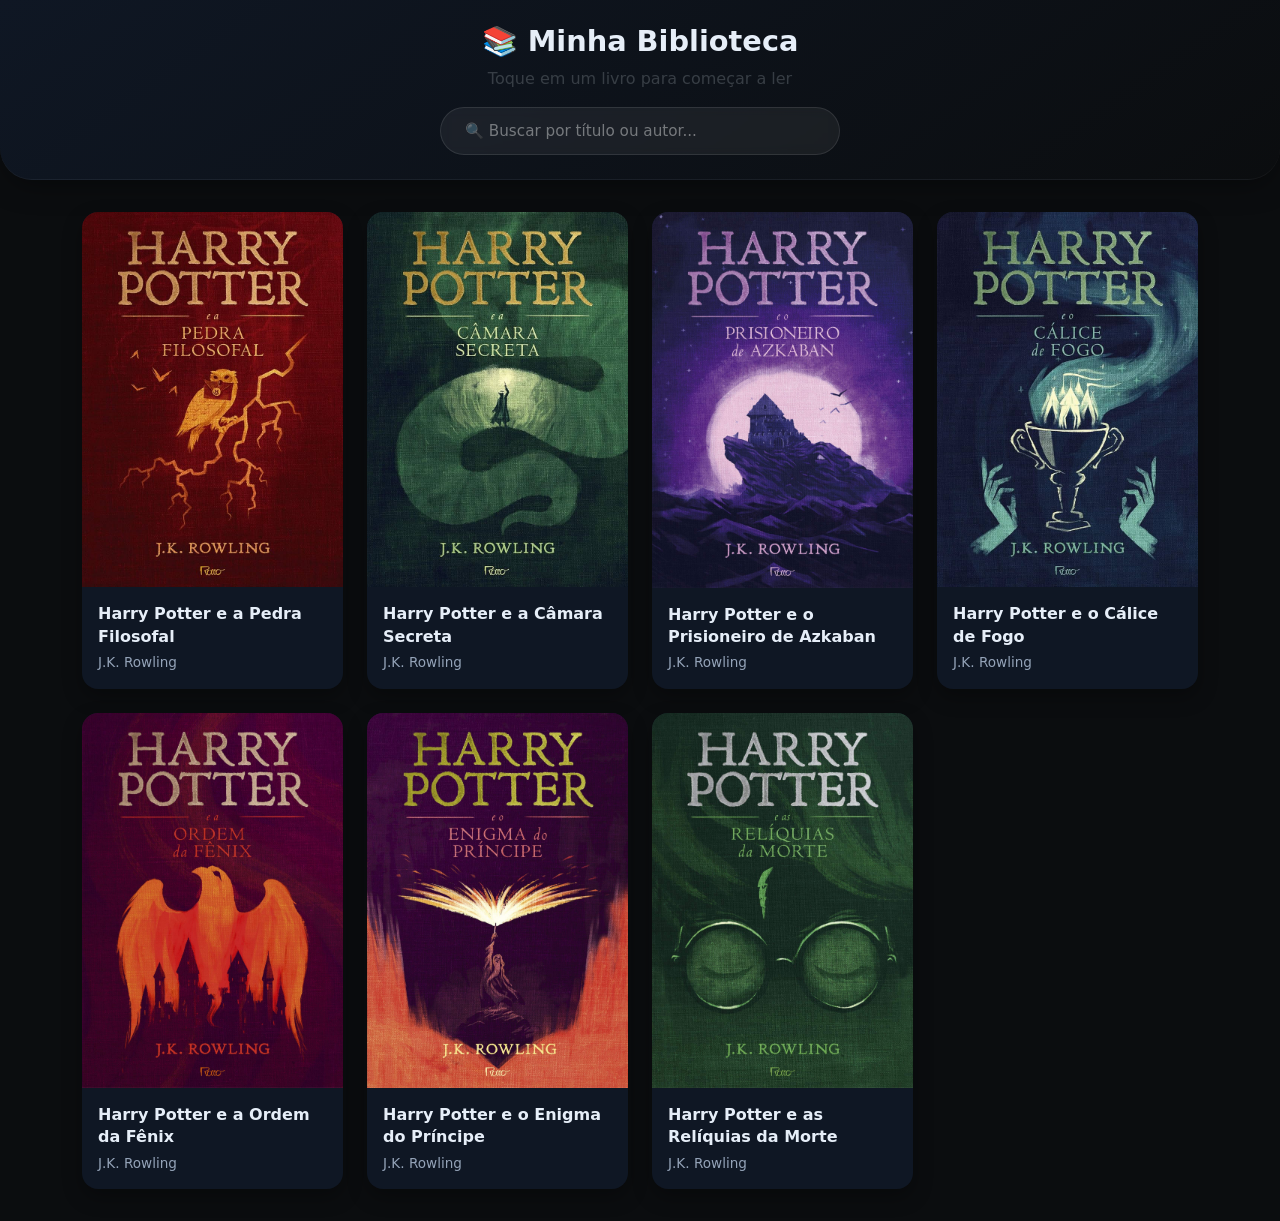
<file: index.html>
<!doctype html>
<html lang="pt-BR">
<head>
  <meta charset="utf-8" />
  <meta name="viewport" content="width=device-width, initial-scale=1, viewport-fit=cover" />
  <title>Biblioteca — PDF</title>

  <!-- PWA / iOS meta -->
  <link rel="manifest" href="/manifest.json">
  <meta name="theme-color" content="#071019">
  <meta name="apple-mobile-web-app-capable" content="yes">
  <meta name="apple-mobile-web-app-status-bar-style" content="black-translucent">

  <!-- Bootstrap CSS -->
  <link href="https://cdn.jsdelivr.net/npm/bootstrap@5.3.2/dist/css/bootstrap.min.css" rel="stylesheet">

  <style>
    :root {
      --bg-primary: #0b0d0f;
      --bg-secondary: #0f1724;
      --text-primary: #e6eef8;
      --accent: #2b82ff;
      --card-hover: #1a2536;
    }

    body {
      background: var(--bg-primary);
      color: var(--text-primary);
      font-family: 'Inter', system-ui, -apple-system, 'Segoe UI', Roboto, Arial, sans-serif;
      min-height: 100vh;
      padding-bottom: 2rem;
    }

    /* Cabeçalho com gradiente */
    .site-header {
      background: linear-gradient(145deg, #0f1724 0%, #0b0d0f 100%);
      border-bottom: 1px solid rgba(255,255,255,0.05);
      padding: 1.5rem 0;
      margin-bottom: 2rem;
      border-radius: 0 0 2rem 2rem;
      box-shadow: 0 10px 30px -10px rgba(0,0,0,0.5);
    }

    .site-header h1 {
      font-weight: 600;
      font-size: 1.8rem;
      margin-bottom: 0.5rem;
    }

    .site-header p {
      opacity: 0.7;
      margin-bottom: 0;
    }

    /* Barra de pesquisa */
    .search-box {
      max-width: 400px;
      margin: 1rem auto 0;
    }

    .search-box input {
      background: rgba(255,255,255,0.06);
      border: 1px solid rgba(255,255,255,0.1);
      color: white;
      border-radius: 40px;
      padding: 0.75rem 1.5rem;
      font-size: 0.95rem;
      backdrop-filter: blur(5px);
      transition: all 0.2s;
    }

    .search-box input:focus {
      background: rgba(255,255,255,0.1);
      border-color: var(--accent);
      box-shadow: 0 0 0 3px rgba(43,130,255,0.2);
      outline: none;
    }

    .search-box input::placeholder {
      color: rgba(255,255,255,0.4);
    }

    /* Cards de livros */
    .book-card {
      cursor: pointer;
      transition: transform 0.2s ease, box-shadow 0.2s ease;
      background: var(--bg-secondary);
      border: none;
      border-radius: 16px;
      overflow: hidden;
      height: 100%;
      box-shadow: 0 8px 20px rgba(0,0,0,0.3);
    }

    .book-card:hover {
      transform: translateY(-6px);
      box-shadow: 0 16px 30px rgba(0,0,0,0.5);
      background: var(--card-hover);
    }

    .book-cover {
      object-fit: cover;
      background: #1e293b;
      display: flex;
      align-items: center;
      justify-content: center;
      font-size: 2rem;
      color: #94a3b8;
    }

    .book-body {
      padding: 1rem;
    }

    .book-title {
      font-weight: 600;
      font-size: 1rem;
      margin-bottom: 0.25rem;
      line-height: 1.4;
      display: -webkit-box;
      -webkit-line-clamp: 2;
      -webkit-box-orient: vertical;
      overflow: hidden;
    }

    .book-author {
      font-size: 0.85rem;
      color: #94a3b8;
    }

    /* Loading spinner */
    .spinner-wrapper {
      display: flex;
      justify-content: center;
      padding: 4rem 0;
    }

    .spinner {
      width: 40px;
      height: 40px;
      border: 3px solid rgba(255,255,255,0.1);
      border-top-color: var(--accent);
      border-radius: 50%;
      animation: spin 0.8s linear infinite;
    }

    @keyframes spin { to { transform: rotate(360deg); } }

    /* Modal do leitor - melhorias para desktop */
    #readerModal .modal-dialog {
      max-width: 95vw;
      margin: 1.75rem auto;
    }
    #readerModal .modal-content {
      height: 90vh;
      background: #071019;
      border: 1px solid rgba(255,255,255,0.1);
      border-radius: 24px;
      overflow: hidden;
    }
    #readerModal .modal-body {
      height: calc(90vh - 60px);
      padding: 0;
    }
    #readerModal .modal-header {
      border-bottom: 1px solid rgba(255,255,255,0.1);
      padding: 0.75rem 1rem;
      background: rgba(7,16,25,0.95);
      backdrop-filter: blur(10px);
    }
    #readerModal .modal-title {
      font-weight: 600;
      font-size: 1rem;
    }

    #readerClearBtn {
      background: rgba(255,255,255,0.06);
      border: 1px solid rgba(255,255,255,0.1);
      color: white;
      border-radius: 30px;
      padding: 0.25rem 1rem;
      font-size: 0.8rem;
      transition: 0.2s;
    }

    #readerClearBtn:hover {
      background: rgba(255,255,255,0.15);
    }

    #readerClearBtn:active {
      transform: scale(0.95);
    }

    @media (max-width: 768px) {
      #readerModal .modal-dialog {
        max-width: 100%;
        margin: 0;
      }
      #readerModal .modal-content {
        height: 100vh;
        border-radius: 0;
      }
      #readerModal .modal-body {
        height: calc(100vh - 56px);
      }
    }
  </style>
</head>
<body>

  <!-- Cabeçalho com busca -->
  <div class="site-header">
    <div class="container text-center">
      <h1>📚 Minha Biblioteca</h1>
      <p class="text-light-emphasis">Toque em um livro para começar a ler</p>
      <div class="search-box">
        <input type="text" id="searchInput" class="form-control" placeholder="🔍 Buscar por título ou autor...">
      </div>
    </div>
  </div>

  <div class="container">
    <!-- Área de loading -->
    <div id="loadingWrapper" class="spinner-wrapper">
      <div class="spinner"></div>
    </div>

    <!-- Mensagem quando não há livros -->
    <div id="emptyNotice" class="alert alert-warning d-none text-center">Nenhum livro encontrado.</div>

    <!-- Grid de livros -->
    <div class="row g-4" id="booksGrid"></div>
  </div>

  <!-- Modal do leitor -->
  <div class="modal fade" id="readerModal" tabindex="-1" aria-hidden="true">
    <div class="modal-dialog modal-dialog-centered">
      <div class="modal-content">
        <div class="modal-header" id="readerHeader">
          <div class="text-truncate pe-2">
            <h6 class="modal-title" id="readerTitle">Carregando...</h6>
            <small id="readerAuthor" class="text-muted d-block text-truncate"></small>
          </div>
          <div class="d-flex gap-2 align-items-center flex-shrink-0">
            <button id="readerClearBtn" class="btn btn-sm" title="Limpar progresso deste livro">🗑️ Limpar</button>
            <button type="button" class="btn-close btn-close-white" data-bs-dismiss="modal" aria-label="Fechar"></button>
          </div>
        </div>
        <div class="modal-body p-0">
          <iframe id="readerIframe" src="" style="width:100%; height:100%; border:0;" title="Leitor de PDF"></iframe>
        </div>
      </div>
    </div>
  </div>

  <!-- Bootstrap JS -->
  <script src="https://cdn.jsdelivr.net/npm/bootstrap@5.3.2/dist/js/bootstrap.bundle.min.js"></script>

  <script>
    (function() {
      const grid = document.getElementById('booksGrid');
      const emptyNotice = document.getElementById('emptyNotice');
      const loadingWrapper = document.getElementById('loadingWrapper');
      const readerIframe = document.getElementById('readerIframe');
      const readerTitle = document.getElementById('readerTitle');
      const readerAuthor = document.getElementById('readerAuthor');
      const readerClearBtn = document.getElementById('readerClearBtn');
      const searchInput = document.getElementById('searchInput');

      let allBooks = [];
      let currentBookFile = null;
      let modalInstance = null;

      // Carrega a lista de livros
      fetch('books.json', { cache: 'no-store' })
        .then(res => {
          if (!res.ok) throw new Error(`HTTP ${res.status}`);
          return res.json();
        })
        .then(data => {
          loadingWrapper.style.display = 'none';
          if (!Array.isArray(data) || data.length === 0) {
            emptyNotice.classList.remove('d-none');
            return;
          }
          allBooks = data;
          renderBooks(allBooks);
        })
        .catch(err => {
          console.error('Erro no books.json', err);
          loadingWrapper.style.display = 'none';
          emptyNotice.textContent = 'Erro ao carregar a lista. Verifique o console.';
          emptyNotice.classList.remove('d-none');
        });

      // Renderiza os cards
      function renderBooks(books) {
        grid.innerHTML = '';
        if (books.length === 0) {
          emptyNotice.classList.remove('d-none');
          return;
        }
        emptyNotice.classList.add('d-none');

        books.forEach(book => {
          const col = document.createElement('div');
          col.className = 'col-6 col-md-4 col-lg-3';

          const cover = book.cover?.trim() ? book.cover : '';
          const coverHtml = cover
            ? `<img src="${cover}" alt="${escapeHtml(book.title)}" class="book-cover w-100" loading="lazy">`
            : `<div class="book-cover w-100"><span>📄</span></div>`;

          col.innerHTML = `
            <div class="book-card">
              ${coverHtml}
              <div class="book-body">
                <div class="book-title">${escapeHtml(book.title)}</div>
                <div class="book-author">${escapeHtml(book.author || 'Autor desconhecido')}</div>
              </div>
            </div>
          `;

          col.addEventListener('click', () => openReader(book));
          grid.appendChild(col);
        });
      }

      // Filtro de busca
      searchInput.addEventListener('input', (e) => {
        const term = e.target.value.toLowerCase().trim();
        if (!term) {
          renderBooks(allBooks);
          return;
        }
        const filtered = allBooks.filter(book =>
          book.title.toLowerCase().includes(term) ||
          (book.author && book.author.toLowerCase().includes(term))
        );
        renderBooks(filtered);
      });

      // Abre o leitor
      function openReader(book) {
        currentBookFile = book.file;
        readerTitle.textContent = book.title || 'Livro';
        readerAuthor.textContent = book.author || '';

        const src = `viewer.html?file=${encodeURIComponent(book.file)}&title=${encodeURIComponent(book.title || '')}&minimalUI=1`;
        readerIframe.src = src;

        const modalEl = document.getElementById('readerModal');
        modalInstance = new bootstrap.Modal(modalEl, { backdrop: 'static', keyboard: true });
        modalInstance.show();

        // Ao fechar, limpa iframe e remove listener único
        modalEl.addEventListener('hidden.bs.modal', function onHidden() {
          readerIframe.src = '';
          document.getElementById('readerHeader').classList.remove('d-none');
          modalEl.removeEventListener('hidden.bs.modal', onHidden);
        }, { once: true });
      }

      // Limpa progresso
      readerClearBtn.addEventListener('click', () => {
        if (!currentBookFile) {
          alert('Nenhum livro aberto.');
          return;
        }
        const key = 'pdf-progress-' + currentBookFile;
        localStorage.removeItem(key);
        // Feedback visual no botão
        readerClearBtn.textContent = '✔ Limpo!';
        setTimeout(() => { readerClearBtn.textContent = '🗑️ Limpar'; }, 1500);
      });

      // Recebe mensagens do viewer (esconder/mostrar cabeçalho e fechar)
      window.addEventListener('message', (ev) => {
        if (!ev.data || typeof ev.data !== 'object') return;
        const data = ev.data;
        const header = document.getElementById('readerHeader');
        if (data.type === 'toggle_ui' || data.type === 'ui_hidden') {
          header.classList.add('d-none');
        } else if (data.type === 'ui_shown') {
          header.classList.remove('d-none');
        } else if (data.type === 'close_reader') {
          // Fecha o modal se estiver aberto
          const modalEl = document.getElementById('readerModal');
          const modalInstance = bootstrap.Modal.getInstance(modalEl);
          if (modalInstance) modalInstance.hide();
        }
      });

      // Função auxiliar para escapar HTML
      function escapeHtml(s) {
        if (!s) return '';
        return String(s)
          .replace(/&/g, '&amp;')
          .replace(/</g, '&lt;')
          .replace(/>/g, '&gt;')
          .replace(/"/g, '&quot;');
      }
    })();
  </script>
</body>
</html>
</file>
